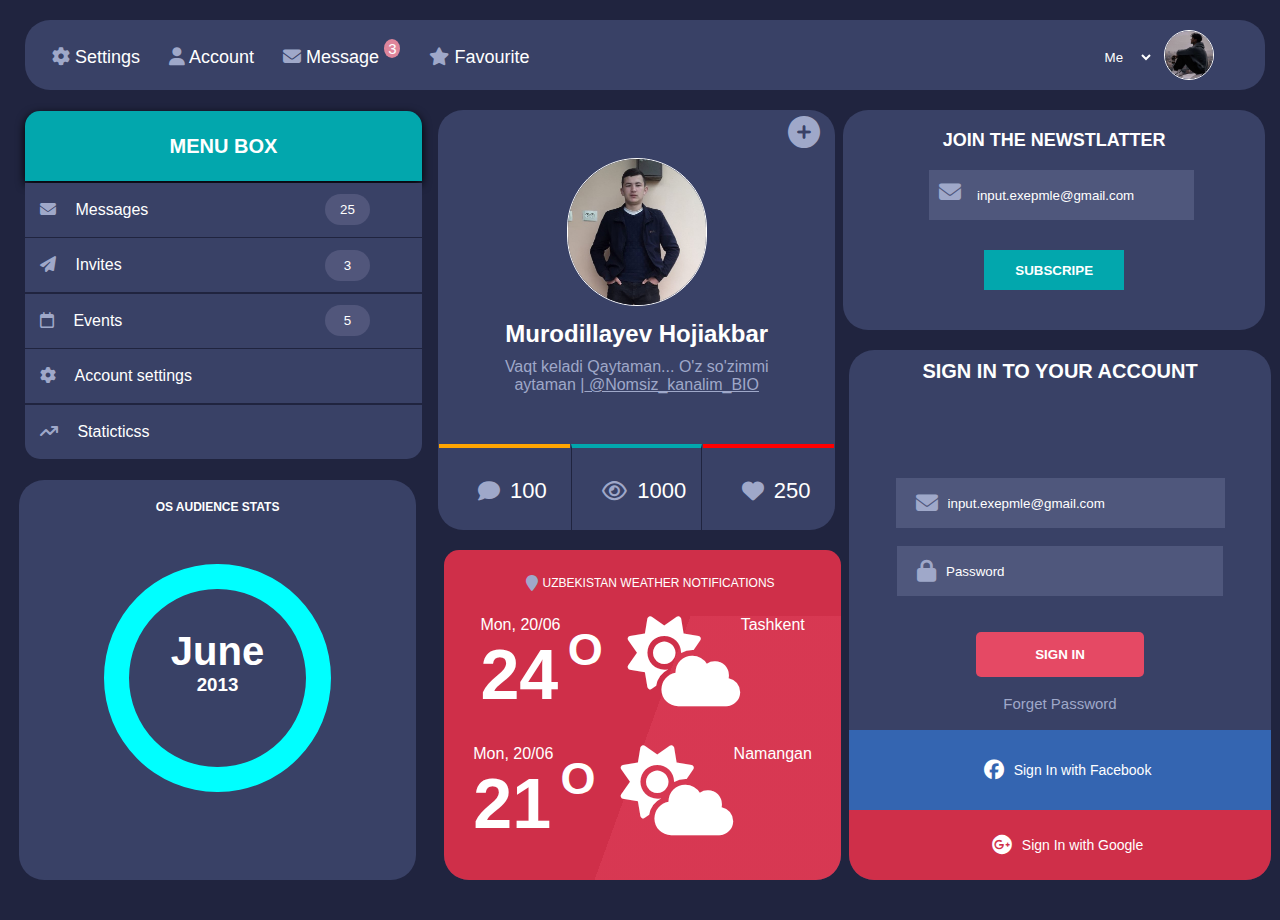
<file: index.html>
<!DOCTYPE html>
<html>

<head>
    <meta charset='utf-8'>
    <meta http-equiv='X-UA-Compatible' content='IE=edge'>
    <title>Murodillayev Hojiakbar- My page</title>
    <meta name='viewport' content='width=device-width, initial-scale=1'>
    <link rel='stylesheet' type='text/css' media='screen' href='https://cdnjs.cloudflare.com/ajax/libs/font-awesome/6.2.0/css/all.min.css'>
    <link rel='stylesheet' type='text/css' media='screen' href='./css/index.css'>
    <link rel='stylesheet' type='text/css' media='screen' href='./css/nav.css'>
    <link rel='stylesheet' type='text/css' media='screen' href='./css/menu-box.css'>
    <link rel='stylesheet' type='text/css' media='screen' href='./css/boxes.css'>
    <link rel='stylesheet' type='text/css' media='screen' href='./css/profile.css'>
    <link rel='stylesheet' type='text/css' media='screen' href='./css/join.css'>
    <link rel='stylesheet' type='text/css' media='screen' href='./css/os-stats.css'>
    <link rel='stylesheet' type='text/css' media='screen' href='./css/sign-in.css'>
    <link rel='stylesheet' type='text/css' media='screen' href='./css/weather.css'>
    <link rel='stylesheet' type='text/css' media='screen' href='./css/animation.css'>
</head>

<body>
    <div class="main">
        <nav>
            <ul>
                <li class="settings "><a class="text" href="./settings.html"> <i class=" fa fa-solid  fa- fa-gear"></i> Settings</a>
                </li>
                <li class="user text"><a class="text" href=".profile.html"> <i class=" fa fa-solid  fa- fa-user"></i> account</a>
                </li>
                <li class="message text"><a class="text" href=""> <i class=" fa fa-solid  fa- fa-envelope"></i> message
                        <small> <span class="notifications">3</span></small></a></li>
                <li class="favourite text"><a class="text" href=""> <i class=" fa fa-solid  fa- fa-star"></i>
                        favourite</a></li>
                <div class="profile-me-logo">

                    <select class="select" name="" id="">
                        <option class="s-opt" value="">Me</option>
                        <option class="s-opt" value="">Our</option>
                    </select>
                    <a href="./imgs/profile.jpg" class="link-profile-me">
                        <img src="./imgs/profile.jpg" alt="" class="img-me-profile-photo">
                    </a>


                </div>
            </ul>
        </nav>

        <div class="main-menu">

            <div class="menu-box box-main card-one">
                <div class="title-menu-box">
                    <div class="title-menubox-item">
                        Menu Box
                    </div>
                </div>
                <div class="box-links">
                    <div class="card">

                        <a class="box-link box-link1 text" href="#">
                            <i class="fa-solid fa-envelope"></i>
                            Messages
                        </a>
                        <p class="not">
                            <sup class="not25"> </sup>
                        </p>
                    </div>
                </div>
                <div class="box-links">
                    <div class="card">

                        <a class="box-link box-link1 text" href="#">
                            <i class="fa-solid fa-paper-plane"></i>
                            Invites
                        </a>
                        <p class="not not1">
                            <sup class="not3"> </sup>
                        </p>
                    </div>
                </div>
                <div class="box-links">
                    <div class="card">

                        <a class="box-link box-link1 text" href="#">
                            <i class="fa-regular fa-calendar"></i>
                            Events
                        </a>
                        <p class="not no1">
                            <sup class="events5"> </sup>
                        </p>
                    </div>
                </div>
                <div class="box-links">
                    <div class="card">

                        <a class="box-link box-link1 text" href="#">
                            <i class="fa-solid fa- fa-gear"></i>
                            Account settings
                        </a>
                    </div>
                </div>
                <div class="box-links text sta">
                    <div class="card stat">

                        <a class="box-link box-link1 text stat" href="#">
                            <i class="fa-solid fa-arrow-trend-up"></i>
                            Staticticss
                        </a>
                    </div>
                </div>
                <!--title-menu-box end-->
            </div>

            <br>
            <div class="profile-main box-main">
                <div class="center">
                    <i class=" plus fa-solid fa-circle-plus"></i>

                    <a href="./me_orginal photo.jpg" class="main-img-link">
                        <img src="./imgs/meee.jpg" alt="my_logo" class="main-photo">
                    </a>
                    <h2 class="my-name">Murodillayev Hojiakbar</h2>
                    <p class="about-me">Vaqt keladi Qaytaman... O'z so'zimmi aytaman |<a
                            href="https://t.me/Nomsiz_kanalim_BIO"> @Nomsiz_kanalim_BIO</a> </p>
                </div>
                <div class="bottoms">
                    <div class="bottom-link comments">
                        <i class=" u1 fa-solid fa-comment"></i> <span class="ull"></span>
                    </div>
                    <div class="bottom-link view">
                        <i class=" u1 fa-regular fa-eye"></i> 
                    </div>
                    <div class="bottom-link heart">
                        <i class=" u1 fa-solid fa-heart"></i> <span class="hearts">  </span>
                    </div>
                </div>
            </div>
            <div class="join box-main ">
                <div class="center">

                    <h2 class="my-name uppercase">Join The Newstlatter</h2>
                </div>
                <div class="email-main">
                    <form action="">

                        <label class="email" for="email">
                            <i class="fa-solid fa-envelope emaill">
                                <input placeholder="input.exepmle@gmail.com" type="email" name="email"
                                    class="email-type" id="email">
                            </i>
                        </label> <br>
                        <div class="btn-send">

                            <button class="btn-send-mail">Subscripe</button>
                        </div>
                    </form>

                </div>
            </div>

            <!-- <div class="box-main"></div> -->
            <!--menu-box-->
        </div>
        <!--main menu-->
    </div>
    <!--main-->
    <div class="bottom-page ">
        <div class="bottom-age-box os-stats">
            <h2 class="my-name center uppercase txt">os audience stats</h2>
            <div class="date-main">

                <div class="date center">
                    <h2 class="date-month-name text-date">June</h2>
                    <h3 class="date-year-name text-date">2013</h3>
                </div>
            </div>
        </div>
        <div class="bottom-age-box weather">
            <div class="weather-tiitle">
                <i class="fa-solid fa-location-pin location"></i>
                <span class="my-name uzb  uppercase txt">
                    Uzbekistan Weather Notifications
                </span>
            </div>
            <div class="info-gradus">
                <div class="test1">

                    <div class="about-uzb">
                        <span>Mon, 20/06</span>
                        <h1 class="gradus">24 <sup> O
                        </sup></h1>
                    </div>
                    <i class="fa-solid fa-cloud-sun"></i>
                    Tashkent
                </div>
                <div class="test1">
                
                    <div class="about-uzb">
                        <span>Mon, 20/06</span>
                        <h1 class="gradus">21 <sup> O
                            </sup></h1>
                        </div>
                        <i class="fa-solid fa-cloud-sun"></i>
                        Namangan
                    </div>
            </div>

        

        </div>
        <div class="bottom-age-box sign-in">
            <span class="title uppercase">Sign in to your account</span>
            <div class="signin">
                <form action="">

                    <label class="mail" for="email">
                        <i class="fa-solid fa-envelope g-mail">
                            <input class="maille" placeholder="input.exepmle@gmail.com" type="email" name="gg-email"
                                id="email">
                        </i>
                    </label>
                    <br>
                    <label class="mail" for="email">
                        <i class="fa-solid fa-lock g-mail">
                            <input class="maille" placeholder="Password" type="password" name="gg-email"
                                id="email">
                        </i>
                    </label>

                    <br> <br> 
                    <div class="sign-div">
                        <button class="signin-btn">Sign In</button> <br>
                    </div> <br>
                    <div class="forget-psw">
                        <a href="#" class="forget-password">Forget Password</a>
                    </div>
                    <br>
                    <a href="" class="with fb">
                        <i class="fa-brands fa-facebook"></i>
                        <span class="faceb">Sign In with Facebook</span>
                    </a>
                    <a href="" class="with google">
                        <i class="fa-brands fa-google-plus"></i>
                        <span class="gogle">Sign In with Google</span>
                    </a>
                </form>
            </div>
        </div>
    </div>
    </div>

</body>

</html>
</file>
<file: css/index.css>
body {
    width: 100%;
    height: 100vh;
    background-color: #20243f;
}

* {
    font-family: sans-serif;
    box-sizing: border-box;
    margin: 0;
    padding: 0;
}

i {
    color: #9fa8c9;
    margin-left: 15px;
}
</file>
<file: css/nav.css>
nav {
    background-color: #394166;
    width: 1240px;
    height: 70px;
    margin-top: 20px;
    padding-top: 10px;
    margin: 20px auto;
    border-radius: 25px;
}

nav ul {
    display: flex;
    align-items: center;
    /* border: 1px solid red; */
}

nav ul li {
    list-style: none;
    margin-left: 10px;
    /* border: 1px solid blue; */

}

nav ul li a {
    font-size: 18px;
    text-decoration: none;
    color: white;
    text-transform: capitalize;
    padding: 2px;
}

nav ul :is(.text, .select):hover {
    transition: .2s;
    color: orange;
}

body :is(.text, .select):active {
    transition: .2s;
    color: rgba(255, 166, 0, 0.637);
}

small {
    background-color: #de859b;
    padding: 1px 3px;
    position: relative;
    bottom: 9px;
    border-radius: 50%;
}


.notifications {
    font-size: 15px;
    padding: 1px;
    color: white;
}

.notifications:hover{
    color: white;
}

.select {
    background-color: transparent;
    border: none;
    color: white;
    position: relative;
    outline: none;
    padding: 10px;
}

.s-opt {
    color: #000;
}


.me-photo-link {
    display: flex;
    justify-content: right;
}


.me-photo {
    width: 60px;
    border-radius: 50%;
}


.profile-me-logo {
    width: 55%;
    display: flex;
    justify-content: end;
}


.img-me-profile-photo {
    height: 50px;
    border-radius: 50%;
    margin-left: 10px;
    border: 1px solid white;
}

.img-me-profile-photo:hover {
    border-radius: 10px;
    transition: .4s;
}
</file>
<file: css/menu-box.css>
.main-menu {
    margin: 0 auto;
    width: 1230px;
    display: flex;
    justify-content: space-between;
}

.box-main {
    height: 350px;
    width: 32%;
    display: flex;
    flex-direction: column;
    justify-content: space-evenly;
}

/* Menu Box statrt */


.title-menu-box {
    width: 100%;
    height: 20%;
    border-top-right-radius: 15px;
    border-top-left-radius: 15px;
    background-color: #02a7ad;
    display: flex;
    justify-content: center;
    align-items: center;
    box-shadow: 0 3px 10px #000;
}


.title-menubox-item {
    font-size: 20px;
    text-transform: uppercase;
    color: #fff;
    font-weight: 600;
}


.box-links {
    display: flex;
    align-items: center;
    justify-content: center;
}

.box-link {
    width: 300px;
}

.box-link i {
    margin-right: 15px;
}

.box-link1 {
    text-decoration: none;
    color: #fff;
}


.box-link:hover {
    color: orange;
}

.not {
    display: flex;
    align-items: center;
    justify-content: center;
    background-color: #51567b;
    padding: 8px 15px;
    border-radius: 40px;
    color: white;
    width: 45px;
}


.card {
    display: flex;
    align-items: center;
    background-color: #394166;
    width: 100%;
    height: 54px;
}

.stat{
    border-bottom-left-radius: 15px;
    border-bottom-right-radius: 15px;
}

/* Menu Box end */
</file>
<file: css/boxes.css>
.main-menu {
    width: 1240px;
    margin-top: 20px;
}


.main {
    width: 1230px;
    margin: 0 auto;
}





.box-main {
    height: 350px;
    border-radius: 5px;
}

/* bottom */

.bottom-page {
    display: flex;
    justify-content: space-between;
    margin: 0 auto;
    height: 330px;
    /* background-color: red; */
    position: relative;
    margin-top: 20px;
    width: 1240px;
    left: 5px;
    /* border: 1px soldi red; */
}

.bottom-age-box {
    margin: 0 auto;
    background-color: #394166;
    height: 100%;
    width: 32%;
    border-radius: 25px;
    position: relative;
    right: 10px;
}

.os-stats {
    position: relative;
    bottom: 70px;
    padding: 10px;
    height: 400px;
}



.weather {
    position: relative;
    left: 10px;
    height: 330px;
    /* padding: 10px; */
}


.sign-in {
    position: relative;
    bottom: 200px;
    width: 34%;
    left: 10px;
    height: 530px;
    display: flex;
    flex-direction: column;
    justify-content: space-between;
}
</file>
<file: css/profile.css>
/* profile-main statrt */

.profile-main {
    background-color: #394166;
    height: 420px;
    display: flex;
    justify-content: center;
    flex-direction: column;
    border-radius: 25px;
}


.join {
    background-color: #394166;
    height: 220px;
    width: 34%;
    display: flex;
    flex-direction: column;
    justify-content: space-evenly;
}

.center {
    text-align: center;
}

.plus {
    padding: 10px;
    width: 95%;
    font-size: 32px;
    display: flex;
    justify-content: end;
}

i:hover {
    color: #fff;
}

i:active {
    color: rgba(255, 255, 255, 0.774);
}

.main-photo {
    width: 140px;
    border-radius: 70px;
    border: 1px solid white;
}

.main-photo:hover {
    transition: .3s;
    border-radius: 20px;
}

.my-name {
    margin: 10px 0;
    color: white;
}

.about-me {
    margin: 0 auto;
    width: 300px;
    color: #9fa8c9;
}

a {
    /* text-decoration: none; */
    color: #9fa8c9;
}

.bottoms {
    display: flex;
    width: 100%;
    justify-content: center;
    flex-direction: row;
    gap: 1px;
}

.bottom-link {
    display: flex;
    justify-content: center;
    align-items: center;
    height: 90px;
    margin-top: 50px;
    border-top: 4px solid orange;
    width: 33%;
    font-size: 22px;
    color: white;
}

.u1 {
    margin-right: 10px;
}

.heart {
    border-top: 4px solid red;
}




.fa-heart:hover {}

.view {
    border-left: 1px solid #20243f;
    border-right: 1px solid #20243f;
    border-top: 4px solid #02a7ad;
}

/* profile-main end */
</file>
<file: css/join.css>
.join {
    background-color: #394166;
    height: 220px;
    width: 34%;
    display: flex;
    flex-direction: column;
    justify-content: space-evenly;
    border-radius: 25px;
}


.email-main{
    display: flex;
    align-items: center;
    justify-content: center;
    margin: 0 auto;
}


.emaill{
    padding-left: 10px;
    padding-right: 40px;
    height: 50px;
    font-size: 22px;
    background-color: #4f577c;
}

.email-type {
    height: 50px;
    border: none;
    background-color: #4f577c;
    color: #fff;
    margin-left: 10px;
    outline: none;
}

.email-type::placeholder {
    color: #fff;
}

.btn-send-mail{
    width: 50%;
    height: 40px;
    background-color: #02a7ad;
    outline: none;
    border: none;
    display: flex;
    justify-content: center;
    align-items: center;
    font-weight: 900;
    text-transform: uppercase;
    color: white;
}

.btn-send-mail:hover{
    background-color: #24e1e7c4;
}

.btn-send-mail:active{
    background-color: #45dadfa6;
}


.uppercase{
    text-transform: uppercase;
    font-size: 18px;
}

.btn-send{
    height: 100px;
    width: 100%;
    display: flex;
    justify-content: center;
    align-items: center;
}
</file>
<file: css/os-stats.css>
.date {
    margin-top: 40px;
}

.date-main {
    width: 60%;
    height: 60%;
    border: 25px solid aqua;
    border-radius: 50%;
    margin: 0 auto;
    margin-top: 50px;
}


.text-date {
    display: flex;
    justify-content: center;
    align-items: center;
}

.date-month-name {
    color: #fff;
    font-size: 40px;
    font-weight: 600;
}

.date-year-name {
    color: white;
}
</file>
<file: css/sign-in.css>
.title {
    color: white;
    font-size: 20px;
    display: flex;
    justify-content: center;
    padding: 10px;
    font-weight: 900;
}


.mail {
    display: flex;
    align-items: center;
    justify-content: center;
}

.g-mail {
    margin: 0 auto;
    display: flex;
    padding-left: 20px;
    padding-right: 100px;
    height: 50px;
    font-size: 22px;
    background-color: #4f577c;
    align-items: center;
}

.maille {
    /* color: red; */
    height: 50px;
    border: none;
    background-color: #4f577c;
    color: #fff;
    margin-left: 10px;
    outline: none;
    border: none;
}

.maille::placeholder {
    color: #fff;
}

.signin-btn {
    width: 40%;
    margin: 0 auto;
    height: 45px;
    background-color: #e54964;
    border: none;
    outline: none;
    border-radius: 5px;
    text-transform: uppercase;
    color: white;
    font-weight: 900;
}

.signin-btn:hover {
    background-color: #b85162;
}

.signin-btn:active {
    background-color: #742633;
}

.sign-div {
    display: flex;
    align-items: center;
    justify-content: center;
}

/*  */

/*  */

.forget-psw {
    display: flex;
    align-items: center;
    justify-content: center;
}

.forget-password {
    text-decoration: none;
    font-size: 15px;
}


.with {
    display: flex;
    color: white;
    font-size: 14px;
    padding: 10px;
    text-decoration: none;
}

.fa-facebook{
    color: #fff;
    font-size: 20px;
    margin-right: 10px;
}

.fa-google-plus{
    color: #fff;
    font-size: 20px;
    margin-right: 10px;
}

.fb:hover {
    background-color: #3466b1d7;
}

.fb:active {
    background-color: #3466b17c;
}

.google {
    width: 100%;
    display: flex;
    align-items: center;
    height: 70px;
    background-color: #cf2f49;
    justify-content: center;
    border-bottom-left-radius: 25px;
    border-bottom-right-radius: 25px;
}


.fb {
    width: 100%;
    display: flex;
    align-items: center;
    justify-content: center;
    height: 80px;
    background-color: #3465b1;
}
.google:hover {
    background-color: #cf2f4ad8;
}

.google:active {
    background-color: #cf2f4ad5;
}
</file>
<file: css/weather.css>
.weather-tiitle {
    display: flex;
    align-items: center;
    justify-content: center;
    height: 20%;
    background-color: #cf2f49;
    border-top-left-radius: 15px;
    border-top-right-radius: 15px;
}


.uzb {
    margin-left: 5px;
}


.test1{
    display: flex;
    justify-content: center;
    margin-bottom: 30px;

}

.info-gradus {
    background-color: #e84a63;
    background-image: linear-gradient(110deg,#cf2f49  50%, #cf2f4aab 50%);
    color: white;
    height: 80%;
    margin-bottom: 1px;
    border-bottom-left-radius: 25px;
    border-bottom-right-radius: 25px;
}


.txt{
    font-size: 12px;
}

.gradus {
    font-size: 70px;
}

.gradus sup {
    font-size: 45px;
    position: relative;
    right: 10px;
    bottom: 10px;
}

.fa-cloud-sun {
    color: #fff;
    font-size: 90px;
}
</file>
<file: css/animation.css>
.fa-heart {
    animation: heart .7s infinite;
}

@keyframes heart {
    0% {
        color: red;
    }

    100% {

        color: white;
    }
}

.ull::after {
    content: '100';
    animation: raqam 6s 1;
}


@keyframes raqam {
    1% {
        content: '1';
    }

    2% {
        content: '2';
    }

    3% {
        content: '3';
    }

    4% {
        content: '4';
    }

    5% {
        content: '5';
    }

    6% {
        content: '6';
    }

    7% {
        content: '7';
    }

    8% {
        content: '8';
    }

    9% {
        content: '9';
    }

    10% {
        content: '10';
    }

    11% {
        content: '11';
    }

    12% {
        content: '12';
    }

    13% {
        content: '13';
    }

    14% {
        content: '14';
    }

    15% {
        content: '15';
    }

    16% {
        content: '16';
    }

    17% {
        content: '17';
    }

    18% {
        content: '18';
    }

    19% {
        content: '19';
    }

    20% {
        content: '20';
    }

    21% {
        content: '21';
    }

    22% {
        content: '22';
    }

    23% {
        content: '23';
    }

    24% {
        content: '24';
    }

    25% {
        content: '25';
    }

    26% {
        content: '26';
    }

    27% {
        content: '27';
    }

    28% {
        content: '28';
    }

    29% {
        content: '29';
    }

    30% {
        content: '30';
    }

    31% {
        content: '31';
    }

    32% {
        content: '32';
    }

    33% {
        content: '33';
    }

    34% {
        content: '34';
    }

    35% {
        content: '35';
    }

    36% {
        content: '36';
    }

    37% {
        content: '37';
    }

    38% {
        content: '38';
    }

    40% {
        content: '40';
    }

    41% {
        content: '41';
    }

    42% {
        content: '42';
    }

    43% {
        content: '43';
    }

    44% {
        content: '44';
    }

    45% {
        content: '45';
    }

    46% {
        content: '46';
    }

    47% {
        content: '47';
    }

    48% {
        content: '48';
    }

    49% {
        content: '49';
    }

    50% {
        content: '50';
    }

    51% {
        content: '51';
    }

    52% {
        content: '52';
    }

    53% {
        content: '53';
    }

    54% {
        content: '54';
    }

    55% {
        content: '55';
    }

    56% {
        content: '56';
    }

    57% {
        content: '57';
    }

    58% {
        content: '58';
    }

    59% {
        content: '59';
    }

    60% {
        content: '60';
    }

    61% {
        content: '61';
    }

    62% {
        content: '62';
    }

    63% {
        content: '63';
    }

    64% {
        content: '64';
    }

    65% {
        content: '65';
    }

    66% {
        content: '66';
    }

    67% {
        content: '67';
    }

    68% {
        content: '68';
    }

    69% {
        content: '69';
    }

    70% {
        content: '70';
    }

    71% {
        content: '71';
    }

    72% {
        content: '72';
    }

    73% {
        content: '73';
    }

    74% {
        content: '74';
    }

    75% {
        content: '75';
    }

    76% {
        content: '76';
    }

    77% {
        content: '77';
    }

    78% {
        content: '78';
    }

    79% {
        content: '79';
    }

    80% {
        content: '80';
    }

    81% {
        content: '81';
    }

    82% {
        content: '82';
    }

    83% {
        content: '83';
    }

    84% {
        content: '84';
    }

    85% {
        content: '85';
    }

    86% {
        content: '86';
    }

    87% {
        content: '87';
    }

    88% {
        content: '88';
    }

    89% {
        content: '89';
    }

    90% {
        content: '90';
    }

    91% {
        content: '91';
    }

    92% {
        content: '92';
    }

    93% {
        content: '93';
    }

    94% {
        content: '94';
    }

    95% {
        content: '95';
    }

    96% {
        content: '96';
    }

    97% {
        content: '97';
    }

    98% {
        content: '98';
    }

    99% {
        content: '99';
    }

    100% {
        content: '100';
    }
}

.view::after {
    content: '1000';
    animation: raqamv 6s 1;
}

@keyframes raqamv {
    1% {
        content: '10';
    }

    2% {
        content: '20';
    }

    3% {
        content: '30';
    }

    4% {
        content: '40';
    }

    5% {
        content: '41';
    }

    6% {
        content: '42';
    }

    7% {
        content: '43';
    }

    8% {
        content: '8';
    }

    9% {
        content: '9';
    }

    10% {
        content: '100';
    }

    11% {
        content: '101';
    }

    12% {
        content: '120';
    }

    13% {
        content: '130';
    }

    14% {
        content: '140';
    }

    15% {
        content: '150';
    }

    16% {
        content: '160';
    }

    17% {
        content: '170';
    }

    18% {
        content: '180';
    }

    19% {
        content: '190';
    }

    20% {
        content: '200';
    }

    21% {
        content: '210';
    }

    22% {
        content: '220';
    }

    23% {
        content: '230';
    }

    24% {
        content: '240';
    }

    25% {
        content: '250';
    }

    26% {
        content: '260';
    }

    27% {
        content: '207';
    }

    28% {
        content: '280';
    }

    29% {
        content: '290';
    }

    30% {
        content: '300';
    }

    31% {
        content: '310';
    }

    320% {
        content: '320';
    }

    33% {
        content: '330';
    }

    34% {
        content: '340';
    }

    35% {
        content: '350';
    }

    36% {
        content: '360';
    }

    37% {
        content: '370';
    }

    38% {
        content: '380';
    }

    40% {
        content: '400';
    }

    41% {
        content: '410';
    }

    42% {
        content: '420';
    }

    43% {
        content: '430';
    }

    44% {
        content: '440';
    }

    45% {
        content: '450';
    }

    46% {
        content: '460';
    }

    47% {
        content: '470';
    }

    48% {
        content: '480';
    }

    49% {
        content: '409';
    }

    50% {
        content: '500';
    }

    54% {
        content: '540';
    }


    57% {
        content: '570';
    }

    58% {
        content: '580';
    }

    59% {
        content: '590';
    }

    60% {
        content: '600';
    }

    61% {
        content: '610';
    }

    62% {
        content: '620';
    }

    63% {
        content: '630';
    }

    66% {
        content: '660';
    }

    67% {
        content: '670';
    }

    68% {
        content: '680';
    }

    69% {
        content: '690';
    }

    70% {
        content: '700';
    }

    71% {
        content: '710';
    }

    72% {
        content: '720';
    }

    73% {
        content: '730';
    }

    74% {
        content: '740';
    }

    75% {
        content: '750';
    }

    76% {
        content: '760';
    }

    77% {
        content: '770';
    }

    78% {
        content: '780';
    }

    79% {
        content: '790';
    }

    80% {
        content: '800';
    }

    81% {
        content: '810';
    }

    82% {
        content: '820';
    }

    83% {
        content: '830';
    }

    84% {
        content: '840';
    }

    85% {
        content: '850';
    }

    86% {
        content: '860';
    }

    87% {
        content: '870';
    }

    88% {
        content: '880';
    }

    89% {
        content: '890';
    }

    90% {
        content: '900';
    }

    91% {
        content: '910';
    }

    92% {
        content: '920';
    }

    93% {
        content: '930';
    }

    94% {
        content: '940';
    }

    95% {
        content: '950';
    }

    96% {
        content: '960';
    }

    97% {
        content: '970';
    }

    98% {
        content: '980';
    }

    99% {
        content: '990';
    }

    100% {
        content: '1000';
    }
}

.hearts::after {
    content: '250';
    animation: hearts 6s 1;
}

@keyframes hearts {
    1% {
        content: '1';
    }

    2% {
        content: '2';
    }

    3% {
        content: '3';
    }

    4% {
        content: '4';
    }

    5% {
        content: '5';
    }

    6% {
        content: '6';
    }

    7% {
        content: '7';
    }

    8% {
        content: '8';
    }

    9% {
        content: '9';
    }

    10% {
        content: '10';
    }

    11% {
        content: '11';
    }

    12% {
        content: '12';
    }

    13% {
        content: '13';
    }

    14% {
        content: '14';
    }

    15% {
        content: '15';
    }

    16% {
        content: '16';
    }

    17% {
        content: '17';
    }

    18% {
        content: '18';
    }

    19% {
        content: '19';
    }

    20% {
        content: '20';
    }

    21% {
        content: '21';
    }

    22% {
        content: '22';
    }

    23% {
        content: '23';
    }

    24% {
        content: '24';
    }

    25% {
        content: '25';
    }

    26% {
        content: '26';
    }

    27% {
        content: '27';
    }

    28% {
        content: '28';
    }

    29% {
        content: '29';
    }

    30% {
        content: '30';
    }

    31% {
        content: '31';
    }

    32% {
        content: '32';
    }

    33% {
        content: '33';
    }

    34% {
        content: '34';
    }

    35% {
        content: '35';
    }

    36% {
        content: '36';
    }

    37% {
        content: '37';
    }

    38% {
        content: '38';
    }

    40% {
        content: '40';
    }

    41% {
        content: '41';
    }

    42% {
        content: '42';
    }

    43% {
        content: '43';
    }

    44% {
        content: '44';
    }

    45% {
        content: '45';
    }

    46% {
        content: '46';
    }

    47% {
        content: '47';
    }

    48% {
        content: '48';
    }

    49% {
        content: '49';
    }

    50% {
        content: '50';
    }

    51% {
        content: '51';
    }

    52% {
        content: '52';
    }

    53% {
        content: '53';
    }

    54% {
        content: '54';
    }

    55% {
        content: '55';
    }

    56% {
        content: '56';
    }

    57% {
        content: '57';
    }

    58% {
        content: '58';
    }

    59% {
        content: '59';
    }

    60% {
        content: '60';
    }

    61% {
        content: '61';
    }

    62% {
        content: '62';
    }

    63% {
        content: '63';
    }

    64% {
        content: '64';
    }

    65% {
        content: '65';
    }

    66% {
        content: '66';
    }

    67% {
        content: '67';
    }

    68% {
        content: '68';
    }

    69% {
        content: '69';
    }

    70% {
        content: '70';
    }

    71% {
        content: '71';
    }

    72% {
        content: '72';
    }

    73% {
        content: '73';
    }

    74% {
        content: '74';
    }

    75% {
        content: '75';
    }

    76% {
        content: '76';
    }

    77% {
        content: '77';
    }

    78% {
        content: '78';
    }

    79% {
        content: '79';
    }

    80% {
        content: '80';
    }

    81% {
        content: '81';
    }

    82% {
        content: '82';
    }

    83% {
        content: '83';
    }

    84% {
        content: '84';
    }

    85% {
        content: '85';
    }

    86% {
        content: '86';
    }

    87% {
        content: '87';
    }

    88% {
        content: '88';
    }

    89% {
        content: '89';
    }

    90% {
        content: '90';
    }

    91% {
        content: '91';
    }

    92% {
        content: '92';
    }

    93% {
        content: '93';
    }

    94% {
        content: '94';
    }

    95% {
        content: '95';
    }

    96% {
        content: '96';
    }

    97% {
        content: '97';
    }

    98% {
        content: '98';
    }

    99% {
        content: '99';
    }

    100% {
        content: '100';
    }
}

.view::after {
    content: '1000';
    animation: raqamv 6s 1;
}

@keyframes raqamv {
    1% {
        content: '10';
    }

    2% {
        content: '20';
    }

    3% {
        content: '30';
    }

    4% {
        content: '40';
    }

    5% {
        content: '41';
    }

    6% {
        content: '42';
    }

    7% {
        content: '43';
    }

    8% {
        content: '8';
    }

    9% {
        content: '9';
    }

    10% {
        content: '100';
    }

    11% {
        content: '101';
    }

    12% {
        content: '120';
    }

    13% {
        content: '130';
    }

    14% {
        content: '140';
    }

    15% {
        content: '150';
    }

    16% {
        content: '160';
    }

    17% {
        content: '170';
    }

    18% {
        content: '180';
    }

    19% {
        content: '190';
    }

    20% {
        content: '200';
    }

    21% {
        content: '210';
    }

    22% {
        content: '220';
    }

    23% {
        content: '230';
    }

    24% {
        content: '240';
    }

    25% {
        content: '250';
    }

    26% {
        content: '260';
    }

    27% {
        content: '207';
    }

    28% {
        content: '280';
    }

    29% {
        content: '290';
    }

    30% {
        content: '300';
    }

    31% {
        content: '310';
    }

    320% {
        content: '320';
    }

    33% {
        content: '330';
    }

    34% {
        content: '340';
    }

    35% {
        content: '350';
    }

    36% {
        content: '360';
    }

    37% {
        content: '370';
    }

    38% {
        content: '380';
    }

    40% {
        content: '400';
    }

    41% {
        content: '410';
    }

    42% {
        content: '420';
    }

    43% {
        content: '430';
    }

    44% {
        content: '440';
    }

    45% {
        content: '450';
    }

    46% {
        content: '460';
    }

    47% {
        content: '470';
    }

    48% {
        content: '480';
    }

    49% {
        content: '409';
    }

    50% {
        content: '500';
    }

    54% {
        content: '540';
    }


    57% {
        content: '570';
    }

    58% {
        content: '580';
    }

    59% {
        content: '590';
    }

    60% {
        content: '600';
    }

    61% {
        content: '610';
    }

    62% {
        content: '620';
    }

    63% {
        content: '630';
    }

    66% {
        content: '660';
    }

    67% {
        content: '670';
    }

    68% {
        content: '680';
    }

    69% {
        content: '690';
    }

    70% {
        content: '700';
    }

    71% {
        content: '710';
    }

    72% {
        content: '720';
    }

    73% {
        content: '730';
    }

    74% {
        content: '740';
    }

    75% {
        content: '750';
    }

    76% {
        content: '760';
    }

    77% {
        content: '770';
    }

    78% {
        content: '780';
    }

    79% {
        content: '790';
    }

    80% {
        content: '800';
    }

    81% {
        content: '810';
    }

    82% {
        content: '820';
    }

    83% {
        content: '830';
    }

    84% {
        content: '840';
    }

    85% {
        content: '850';
    }

    86% {
        content: '860';
    }

    87% {
        content: '870';
    }

    88% {
        content: '880';
    }

    89% {
        content: '890';
    }

    90% {
        content: '900';
    }

    91% {
        content: '910';
    }

    92% {
        content: '920';
    }

    93% {
        content: '930';
    }

    94% {
        content: '940';
    }

    95% {
        content: '950';
    }

    96% {
        content: '960';
    }

    97% {
        content: '970';
    }

    98% {
        content: '980';
    }

    99% {
        content: '990';
    }

    100% {
        content: '1000';
    }
}

.not25::after {
    content: '25';
    animation: not25 2s 1;
}

@keyframes not25 {
    1% {
        content: '1';
    }

    2% {
        content: '2';
    }

    3% {
        content: '3';
    }

    4% {
        content: '4';
    }

    5% {
        content: '5';
    }

    6% {
        content: '6';
    }

    7% {
        content: '7';
    }

    8% {
        content: '8';
    }

    9% {
        content: '9';
    }

    10% {
        content: '10';
    }

    11% {
        content: '11';
    }

    12% {
        content: '12';
    }

    13% {
        content: '13';
    }

    14% {
        content: '14';
    }

    15% {
        content: '15';
    }

    16% {
        content: '16';
    }

    17% {
        content: '17';
    }

    18% {
        content: '18';
    }

    19% {
        content: '19';
    }

    20% {
        content: '20';
    }

    21% {
        content: '21';
    }

    22% {
        content: '22';
    }

    23% {
        content: '23';
    }

    24% {
        content: '24';
    }

    25% {
        content: '25';
    }
}

.not3::after {
    content: '3';
    animation: not3 1s 1;
}

@keyframes not3 {
    1% {
        content: '1';
    }

    50% {
        content: '2';
    }

    100% {
        content: '3';
    }
}


.events5::after {
    content: '5';
    animation: events6 1s 1;
}

@keyframes events6 {
    1% {
        content: '1';
    }


    20%{
        content: '2';
    }
    50% {
        content: '3';
    }

    75%{
        content: '4';
    }
    100% {
        content: '5';
    }
}
</file>
